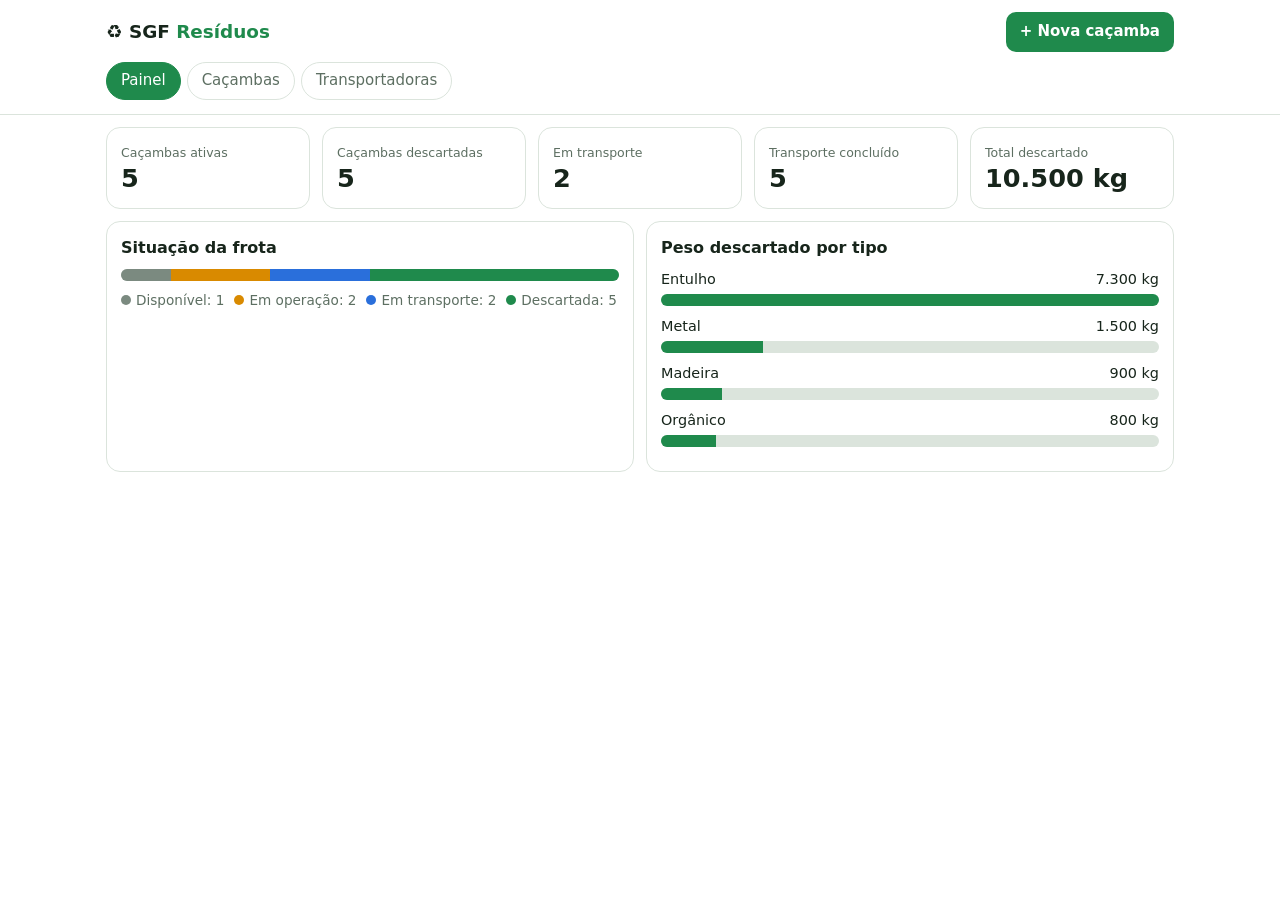
<file: index.html>
<!DOCTYPE html>
<html lang="pt-BR">
<head>
<meta charset="UTF-8">
<meta name="viewport" content="width=device-width, initial-scale=1, viewport-fit=cover">
<link rel="stylesheet" href="style.css">

<title>SGF Resíduos – Rastreio e Descarte</title>
<style>

</style>
</head>
<body>
<header><div class="wrap">
  <div class="top"><h1>♻️ SGF <span>Resíduos</span></h1><button class="btn" id="add">+ Nova caçamba</button></div>
  <nav id="tabs"></nav>
</div></header>
<main class="wrap" id="app"></main>

<dialog id="dNew"><h2>Nova caçamba</h2>
  <label>Transportadora</label><select id="nCar"></select>
  <label>Obra / cliente</label><input id="nObra" placeholder="Ex.: Obra Residencial Vila Verde">
  <label>Tipo de resíduo</label><select id="nTipo"></select>
  <div class="acts" style="margin-top:16px"><button class="btn" id="nOk">Cadastrar</button><button class="btn sec" data-close>Cancelar</button></div>
</dialog>

<dialog id="dCar"><h2>Nova transportadora</h2>
  <label>Nome da transportadora</label><input id="cNome" placeholder="Ex.: Transportes Bahia Ambiental" maxlength="60">
  <div class="meta" id="cErr" style="color:var(--er)"></div>
  <div class="acts" style="margin-top:16px"><button class="btn" id="cOk">Cadastrar</button><button class="btn sec" data-close>Cancelar</button></div>
</dialog>

<dialog id="dDes"><h2>Registrar descarte</h2><p class="meta" id="dInfo"></p>
  <label>Peso total (kg)</label><input id="dPeso" type="number" min="1">
  <label>Destino final</label><select id="dDest"></select>
  <div class="acts" style="margin-top:16px"><button class="btn" id="dOk">Confirmar</button><button class="btn sec" data-close>Cancelar</button></div>
</dialog>

<script src="index.js"></script>

</body>
</html>
</file>
<file: style.css>
:root{--bg:#ffffff;color-scheme:light;--card:#fff;--tx:#17251b;--mu:#5d6f62;--bd:#dbe4dc;--pr:#1f8a4c;--pr2:#f1f3f2;--wa:#d98a00;--in:#2a6fdb;--er:#c0392b;--gr:#7b8a80;
    box-sizing:border-box;padding-top:env(safe-area-inset-top,0px);padding-bottom:env(safe-area-inset-bottom,0px)}
    html{scroll-padding-top:env(safe-area-inset-top,0px)}
    *{box-sizing:border-box}
    body{margin:0;background:var(--bg);color:var(--tx);font:15px/1.45 system-ui,-apple-system,"Segoe UI",Roboto,sans-serif}
    header{position:sticky;top:env(safe-area-inset-top,0px);z-index:5;background:var(--bg);border-bottom:1px solid var(--bd)}
    .wrap{max-width:1100px;margin:0 auto;padding:12px 16px}
    .top{display:flex;align-items:center;justify-content:space-between;gap:8px}
    h1{font-size:1.15rem;margin:0}h1 span{color:var(--pr)}
    h2{font-size:1rem;margin:0 0 10px}
    nav{display:flex;gap:6px;overflow-x:auto;margin-top:10px;padding-bottom:2px}
    nav button{white-space:nowrap;background:none;border:1px solid var(--bd);color:var(--mu);padding:7px 14px;border-radius:99px;cursor:pointer;font:inherit}
    nav button.on{background:var(--pr);border-color:var(--pr);color:#fff}
    button,input,select{font:inherit;color:inherit}
    .btn{background:var(--pr);color:#fff;border:0;padding:9px 14px;border-radius:10px;cursor:pointer;font-weight:600}
    .btn.sec{background:var(--pr2);color:var(--pr)}
    .btn.sm{padding:6px 10px;font-size:.85rem}
    .grid{display:grid;gap:12px}
    .kpis{grid-template-columns:repeat(auto-fit,minmax(150px,1fr))}
    .card{background:var(--card);border:1px solid var(--bd);border-radius:14px;padding:14px}
    .kpi b{display:block;font-size:1.6rem;line-height:1.2}.kpi small{color:var(--mu)}
    .two{grid-template-columns:repeat(auto-fit,minmax(300px,1fr));margin-top:12px}
    .bar{height:12px;border-radius:99px;background:var(--bd);overflow:hidden;display:flex}
    .bar i{display:block;height:100%}
    .row{margin:10px 0}.row .l{display:flex;justify-content:space-between;font-size:.9rem;margin-bottom:4px}
    .leg{display:flex;flex-wrap:wrap;gap:10px;font-size:.85rem;color:var(--mu);margin-top:10px}
    .dot{display:inline-block;width:10px;height:10px;border-radius:50%;margin-right:5px}
    .s0{background:var(--gr)}.s1{background:var(--wa)}.s2{background:var(--in)}.s3{background:var(--pr)}
    .filters{display:grid;gap:8px;grid-template-columns:repeat(auto-fit,minmax(150px,1fr));margin-bottom:12px}
    input,select{background:var(--card);border:1px solid var(--bd);border-radius:10px;padding:9px 10px;width:100%}
    .list{grid-template-columns:repeat(auto-fill,minmax(300px,1fr))}
    .ch{display:flex;justify-content:space-between;align-items:start;gap:8px}
    .tag{font-size:.75rem;padding:2px 9px;border-radius:99px;color:#fff;white-space:nowrap}
    .meta{color:var(--mu);font-size:.88rem;margin:6px 0}
    .steps{display:flex;gap:4px;margin:10px 0}.steps i{flex:1;height:5px;border-radius:9px;background:var(--bd)}
    .acts{display:flex;gap:8px;flex-wrap:wrap}
    dialog{border:1px solid var(--bd);border-radius:16px;background:var(--card);color:var(--tx);padding:18px;width:min(440px,92vw)}
    dialog::backdrop{background:#0008}
    input[type=number]{-moz-appearance:textfield;appearance:textfield}
    input::-webkit-outer-spin-button,input::-webkit-inner-spin-button{-webkit-appearance:none;margin:0}
    label{display:block;font-size:.85rem;color:var(--mu);margin:10px 0 4px}
    .empty{color:var(--mu);text-align:center;padding:30px}
    .hist{font-size:.85rem;color:var(--mu);margin:8px 0 0;padding-left:18px}
</file>
